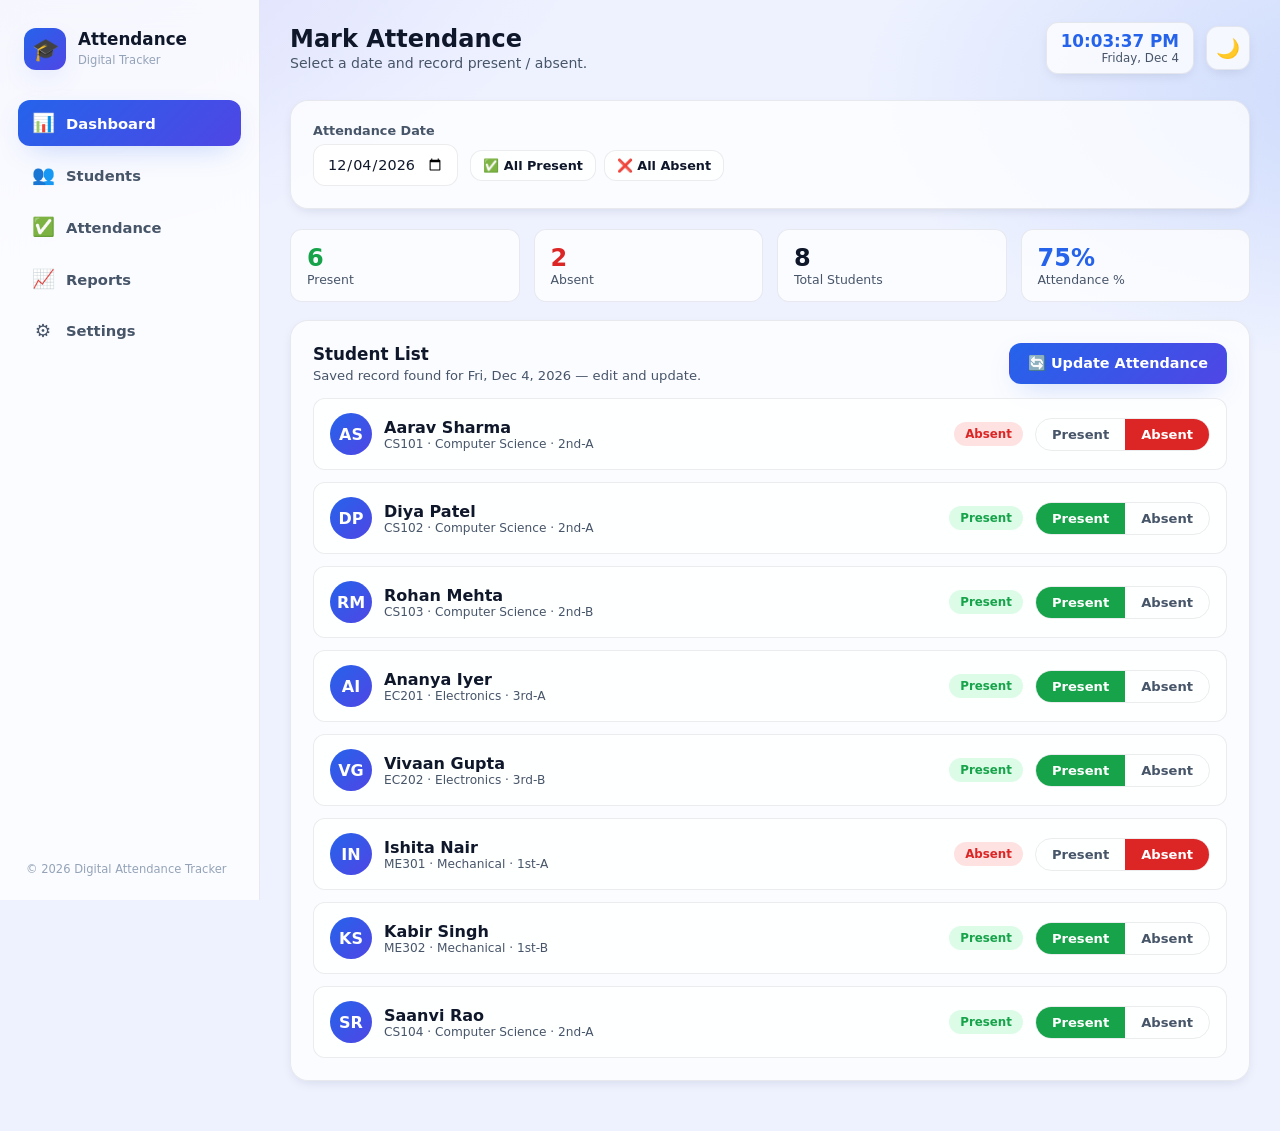
<file: index.html>
<!DOCTYPE html>
<html lang="en" data-theme="light">
<head>
  <meta charset="UTF-8" />
  <meta name="viewport" content="width=device-width, initial-scale=1.0" />
  <title>Attendance · Digital Attendance Tracker</title>
  <meta name="description" content="Mark and update daily student attendance with present/absent toggles." />
  <link rel="icon" type="image/svg+xml" href="favicon.svg" />
  <link rel="stylesheet" href="style.css" />
</head>
<body>
  <div id="loader"><div class="spinner"></div></div>

  <div class="app">
    <aside class="sidebar">
      <div class="brand">
        <div class="logo">🎓</div>
        <div><h1>Attendance</h1><span>Digital Tracker</span></div>
      </div>
      <nav class="nav">
        <a href="index.html"><span class="ico">📊</span> Dashboard</a>
        <a href="students.html"><span class="ico">👥</span> Students</a>
        <a href="attendance.html"><span class="ico">✅</span> Attendance</a>
        <a href="reports.html"><span class="ico">📈</span> Reports</a>
        <a href="settings.html"><span class="ico">⚙️</span> Settings</a>
      </nav>
      <div class="sidebar-footer">© 2026 Digital Attendance Tracker</div>
    </aside>
    <div class="backdrop" id="backdrop"></div>

    <main class="main page-enter">
      <header class="topbar">
        <div style="display:flex;align-items:center;gap:12px;">
          <button class="icon-btn hamburger" id="hamburger">☰</button>
          <div class="titles">
            <h2>Mark Attendance</h2>
            <p>Select a date and record present / absent.</p>
          </div>
        </div>
        <div class="topbar-actions">
          <div class="clock-box">
            <div class="time" id="clock-time">--:--:--</div>
            <div class="date" id="clock-date">—</div>
          </div>
          <button class="icon-btn" id="theme-btn" title="Toggle theme"><span id="theme-icon">🌙</span></button>
        </div>
      </header>

      <section class="card" style="margin-bottom:20px;">
        <div class="toolbar" style="margin-bottom:0;">
          <div class="field" style="margin-bottom:0;">
            <label for="att-date">Attendance Date</label>
            <input class="input" type="date" id="att-date" />
          </div>
          <div class="field" style="margin-bottom:0;flex:1;min-width:180px;">
            <label>&nbsp;</label>
            <div style="display:flex;gap:8px;">
              <button class="btn btn-ghost btn-sm" id="all-present">✅ All Present</button>
              <button class="btn btn-ghost btn-sm" id="all-absent">❌ All Absent</button>
            </div>
          </div>
        </div>
      </section>

      <div class="mini-stats">
        <div class="mini-stat">
          <div class="v" id="m-present" style="color:var(--success)">0</div>
          <div class="l">Present</div>
        </div>
        <div class="mini-stat">
          <div class="v" id="m-absent" style="color:var(--danger)">0</div>
          <div class="l">Absent</div>
        </div>
        <div class="mini-stat">
          <div class="v" id="m-total">0</div>
          <div class="l">Total Students</div>
        </div>
        <div class="mini-stat">
          <div class="v" id="m-pct" style="color:var(--brand)">0%</div>
          <div class="l">Attendance %</div>
        </div>
      </div>

      <section class="card">
        <div style="display:flex;justify-content:space-between;align-items:center;margin-bottom:14px;flex-wrap:wrap;gap:10px;">
          <div>
            <h3>Student List</h3>
            <p class="sub" id="att-status" style="margin-bottom:0;">—</p>
          </div>
          <button class="btn btn-primary" id="save-btn">💾 Save Attendance</button>
        </div>
        <div class="att-list" id="att-list"></div>
      </section>
    </main>
  </div>

  <script src="storage.js"></script>
<script src="ui.js"></script>
<script src="attendance.js"></script>
</body>
</html>
</file>
<file: style.css>
/* ============================================================
   Digital Attendance Tracker — Global Stylesheet
   Pure CSS design system: layout, theme, components.
   Uses CSS variables for light/dark theming.
   ============================================================ */

/* ---------- Design tokens (light theme defaults) ---------- */
:root {
  --brand: #2563eb;          /* blue */
  --brand-2: #4f46e5;        /* indigo */
  --brand-grad: linear-gradient(135deg, #2563eb, #4f46e5);
  --bg: #eef2ff;
  --bg-soft: #f8faff;
  --surface: rgba(255, 255, 255, 0.75);
  --surface-solid: #ffffff;
  --text: #0f172a;
  --text-soft: #475569;
  --muted: #94a3b8;
  --border: rgba(15, 23, 42, 0.08);
  --success: #16a34a;
  --success-soft: #dcfce7;
  --danger: #dc2626;
  --danger-soft: #fee2e2;
  --warning: #d97706;
  --shadow: 0 10px 30px -12px rgba(37, 99, 235, 0.35);
  --shadow-sm: 0 4px 14px -6px rgba(15, 23, 42, 0.18);
  --radius: 18px;
  --radius-sm: 12px;
  --sidebar-w: 260px;
  --font: "Segoe UI", system-ui, -apple-system, "Helvetica Neue", Arial, sans-serif;
}

/* ---------- Dark theme ---------- */
[data-theme="dark"] {
  --bg: #0b1120;
  --bg-soft: #0f172a;
  --surface: rgba(30, 41, 59, 0.65);
  --surface-solid: #1e293b;
  --text: #e2e8f0;
  --text-soft: #cbd5e1;
  --muted: #64748b;
  --border: rgba(255, 255, 255, 0.08);
  --success-soft: rgba(22, 163, 74, 0.18);
  --danger-soft: rgba(220, 38, 38, 0.18);
  --shadow: 0 10px 30px -12px rgba(0, 0, 0, 0.6);
  --shadow-sm: 0 4px 14px -6px rgba(0, 0, 0, 0.5);
}

/* ---------- Reset ---------- */
* { box-sizing: border-box; margin: 0; padding: 0; }
html { scroll-behavior: smooth; }
body {
  font-family: var(--font);
  color: var(--text);
  background: var(--bg);
  background-image:
    radial-gradient(1200px 600px at -10% -10%, rgba(79, 70, 229, 0.18), transparent 60%),
    radial-gradient(1000px 500px at 110% 10%, rgba(37, 99, 235, 0.18), transparent 55%);
  background-attachment: fixed;
  min-height: 100vh;
  transition: background-color 0.4s ease, color 0.4s ease;
}
a { color: inherit; text-decoration: none; }
ul { list-style: none; }
button, input, select { font-family: inherit; }

/* ============================================================
   App shell: sidebar + main
   ============================================================ */
.app { display: flex; min-height: 100vh; }

/* ---------- Sidebar ---------- */
.sidebar {
  width: var(--sidebar-w);
  flex-shrink: 0;
  position: fixed;
  inset: 0 auto 0 0;
  background: var(--surface);
  backdrop-filter: blur(18px);
  -webkit-backdrop-filter: blur(18px);
  border-right: 1px solid var(--border);
  padding: 24px 18px;
  display: flex;
  flex-direction: column;
  gap: 26px;
  z-index: 50;
  transition: transform 0.35s cubic-bezier(0.4, 0, 0.2, 1);
}
.brand {
  display: flex;
  align-items: center;
  gap: 12px;
  padding: 4px 6px;
}
.brand .logo {
  width: 42px; height: 42px;
  border-radius: 12px;
  background: var(--brand-grad);
  display: grid; place-items: center;
  color: #fff; font-size: 22px;
  box-shadow: var(--shadow);
}
.brand h1 { font-size: 1.05rem; line-height: 1.1; }
.brand span { font-size: 0.72rem; color: var(--muted); }

.nav { display: flex; flex-direction: column; gap: 6px; }
.nav a {
  display: flex;
  align-items: center;
  gap: 12px;
  padding: 12px 14px;
  border-radius: var(--radius-sm);
  color: var(--text-soft);
  font-weight: 600;
  font-size: 0.92rem;
  transition: all 0.25s ease;
  position: relative;
}
.nav a .ico { font-size: 1.15rem; width: 22px; text-align: center; }
.nav a:hover { background: rgba(37, 99, 235, 0.1); color: var(--brand); transform: translateX(4px); }
.nav a.active {
  background: var(--brand-grad);
  color: #fff;
  box-shadow: var(--shadow);
}
.sidebar-footer { margin-top: auto; font-size: 0.72rem; color: var(--muted); padding: 0 8px; }

/* ---------- Main area ---------- */
.main {
  flex: 1;
  margin-left: var(--sidebar-w);
  padding: 22px 30px 50px;
  min-width: 0;
}

/* ---------- Topbar ---------- */
.topbar {
  display: flex;
  align-items: center;
  justify-content: space-between;
  gap: 16px;
  margin-bottom: 26px;
}
.topbar .titles h2 { font-size: 1.5rem; }
.topbar .titles p { color: var(--text-soft); font-size: 0.88rem; margin-top: 2px; }
.topbar-actions { display: flex; align-items: center; gap: 12px; }
.clock-box {
  text-align: right;
  padding: 8px 14px;
  border-radius: var(--radius-sm);
  background: var(--surface);
  backdrop-filter: blur(10px);
  border: 1px solid var(--border);
  box-shadow: var(--shadow-sm);
}
.clock-box .time { font-weight: 700; font-size: 1.05rem; color: var(--brand); }
.clock-box .date { font-size: 0.74rem; color: var(--text-soft); }

.icon-btn {
  width: 44px; height: 44px;
  border: 1px solid var(--border);
  background: var(--surface);
  backdrop-filter: blur(10px);
  border-radius: 12px;
  cursor: pointer;
  font-size: 1.2rem;
  display: grid; place-items: center;
  color: var(--text);
  transition: all 0.25s ease;
  box-shadow: var(--shadow-sm);
}
.icon-btn:hover { transform: translateY(-2px); color: var(--brand); }

.hamburger { display: none; }

/* ============================================================
   Cards & generic surfaces
   ============================================================ */
.card {
  background: var(--surface);
  backdrop-filter: blur(16px);
  -webkit-backdrop-filter: blur(16px);
  border: 1px solid var(--border);
  border-radius: var(--radius);
  box-shadow: var(--shadow-sm);
  padding: 22px;
}
.card h3 { font-size: 1.05rem; margin-bottom: 4px; }
.card .sub { color: var(--text-soft); font-size: 0.82rem; margin-bottom: 16px; }

/* ---------- Stat cards grid ---------- */
.stats-grid {
  display: grid;
  grid-template-columns: repeat(auto-fit, minmax(220px, 1fr));
  gap: 18px;
  margin-bottom: 24px;
}
.stat-card {
  position: relative;
  overflow: hidden;
  background: var(--surface);
  backdrop-filter: blur(16px);
  border: 1px solid var(--border);
  border-radius: var(--radius);
  padding: 22px;
  box-shadow: var(--shadow-sm);
  transition: transform 0.3s ease, box-shadow 0.3s ease;
  animation: rise 0.5s ease both;
}
.stat-card:hover { transform: translateY(-6px); box-shadow: var(--shadow); }
.stat-card .stat-ico {
  width: 50px; height: 50px;
  border-radius: 14px;
  display: grid; place-items: center;
  font-size: 1.5rem;
  color: #fff;
  margin-bottom: 14px;
}
.stat-card .value { font-size: 2rem; font-weight: 800; line-height: 1; }
.stat-card .label { color: var(--text-soft); font-size: 0.85rem; margin-top: 6px; }
.stat-card::after {
  content: "";
  position: absolute;
  right: -30px; top: -30px;
  width: 120px; height: 120px;
  border-radius: 50%;
  background: rgba(37, 99, 235, 0.08);
}
.ico-blue { background: linear-gradient(135deg, #2563eb, #3b82f6); }
.ico-green { background: linear-gradient(135deg, #16a34a, #22c55e); }
.ico-red { background: linear-gradient(135deg, #dc2626, #ef4444); }
.ico-indigo { background: linear-gradient(135deg, #4f46e5, #7c3aed); }

/* ---------- Generic grid helpers ---------- */
.grid-2 { display: grid; grid-template-columns: 1.4fr 1fr; gap: 18px; }
.grid-3 { display: grid; grid-template-columns: repeat(auto-fit, minmax(280px, 1fr)); gap: 18px; }

/* ============================================================
   Buttons
   ============================================================ */
.btn {
  display: inline-flex;
  align-items: center;
  gap: 8px;
  padding: 11px 18px;
  border: 1px solid transparent;
  border-radius: 12px;
  font-weight: 600;
  font-size: 0.9rem;
  cursor: pointer;
  transition: all 0.22s ease;
}
.btn:active { transform: scale(0.97); }
.btn-primary { background: var(--brand-grad); color: #fff; box-shadow: var(--shadow); }
.btn-primary:hover { filter: brightness(1.08); transform: translateY(-2px); }
.btn-ghost { background: var(--surface); border-color: var(--border); color: var(--text); }
.btn-ghost:hover { color: var(--brand); border-color: var(--brand); }
.btn-success { background: var(--success); color: #fff; }
.btn-danger { background: var(--danger); color: #fff; }
.btn-danger:hover { filter: brightness(1.08); }
.btn-sm { padding: 7px 12px; font-size: 0.8rem; }
.btn-block { width: 100%; justify-content: center; }

.quick-actions { display: flex; flex-wrap: wrap; gap: 12px; }

/* ============================================================
   Tables
   ============================================================ */
.table-wrap { overflow-x: auto; border-radius: var(--radius-sm); }
table.data {
  width: 100%;
  border-collapse: collapse;
  font-size: 0.9rem;
  min-width: 560px;
}
table.data thead th {
  text-align: left;
  padding: 12px 14px;
  color: var(--text-soft);
  font-size: 0.76rem;
  text-transform: uppercase;
  letter-spacing: 0.04em;
  border-bottom: 2px solid var(--border);
}
table.data tbody td {
  padding: 13px 14px;
  border-bottom: 1px solid var(--border);
  vertical-align: middle;
}
table.data tbody tr { transition: background 0.2s ease; }
table.data tbody tr:hover { background: rgba(37, 99, 235, 0.06); }
.row-actions { display: flex; gap: 8px; }

/* ---------- Badges ---------- */
.badge {
  display: inline-flex;
  align-items: center;
  gap: 5px;
  padding: 5px 11px;
  border-radius: 999px;
  font-size: 0.74rem;
  font-weight: 700;
}
.badge-present { background: var(--success-soft); color: var(--success); }
.badge-absent { background: var(--danger-soft); color: var(--danger); }
.badge-neutral { background: rgba(148,163,184,0.18); color: var(--text-soft); }

/* ============================================================
   Forms / inputs
   ============================================================ */
.field { margin-bottom: 14px; }
.field label { display: block; font-size: 0.8rem; font-weight: 600; margin-bottom: 6px; color: var(--text-soft); }
.input, select.input {
  width: 100%;
  padding: 11px 13px;
  border: 1px solid var(--border);
  border-radius: 12px;
  background: var(--surface-solid);
  color: var(--text);
  font-size: 0.9rem;
  transition: border 0.2s ease, box-shadow 0.2s ease;
}
.input:focus, select.input:focus {
  outline: none;
  border-color: var(--brand);
  box-shadow: 0 0 0 3px rgba(37, 99, 235, 0.18);
}
.toolbar {
  display: flex;
  flex-wrap: wrap;
  gap: 12px;
  align-items: center;
  margin-bottom: 18px;
}
.toolbar .search { flex: 1; min-width: 200px; position: relative; }
.toolbar .search input { padding-left: 38px; }
.toolbar .search .si {
  position: absolute; left: 13px; top: 50%; transform: translateY(-50%);
  color: var(--muted);
}

/* ============================================================
   Attendance controls
   ============================================================ */
.att-list { display: flex; flex-direction: column; gap: 12px; }
.att-row {
  display: flex;
  align-items: center;
  justify-content: space-between;
  gap: 14px;
  padding: 14px 16px;
  border: 1px solid var(--border);
  border-radius: var(--radius-sm);
  background: var(--surface);
  flex-wrap: wrap;
}
.att-row .who { display: flex; align-items: center; gap: 12px; }
.avatar {
  width: 42px; height: 42px;
  border-radius: 50%;
  background: var(--brand-grad);
  color: #fff;
  display: grid; place-items: center;
  font-weight: 700;
}
.att-row .who small { color: var(--text-soft); display: block; font-size: 0.76rem; }
.toggle-group { display: inline-flex; border: 1px solid var(--border); border-radius: 999px; overflow: hidden; }
.toggle-group label { cursor: pointer; }
.toggle-group input { position: absolute; opacity: 0; pointer-events: none; }
.toggle-group span {
  display: inline-block;
  padding: 8px 16px;
  font-size: 0.82rem;
  font-weight: 700;
  color: var(--text-soft);
  transition: all 0.2s ease;
}
.toggle-group input:checked + span.t-present { background: var(--success); color: #fff; }
.toggle-group input:checked + span.t-absent { background: var(--danger); color: #fff; }

.mini-stats { display: flex; flex-wrap: wrap; gap: 14px; margin-bottom: 18px; }
.mini-stat {
  flex: 1; min-width: 130px;
  padding: 14px 16px;
  border-radius: var(--radius-sm);
  border: 1px solid var(--border);
  background: var(--surface);
}
.mini-stat .v { font-size: 1.5rem; font-weight: 800; }
.mini-stat .l { font-size: 0.78rem; color: var(--text-soft); }

/* ============================================================
   Activity / lists
   ============================================================ */
.activity { display: flex; flex-direction: column; gap: 4px; }
.activity li {
  display: flex; align-items: center; gap: 12px;
  padding: 11px 6px;
  border-bottom: 1px solid var(--border);
  font-size: 0.86rem;
}
.activity li:last-child { border-bottom: none; }
.activity .dot { width: 9px; height: 9px; border-radius: 50%; background: var(--brand); flex-shrink: 0; }
.activity time { margin-left: auto; color: var(--muted); font-size: 0.74rem; white-space: nowrap; }
.empty {
  text-align: center;
  color: var(--muted);
  padding: 34px 10px;
  font-size: 0.9rem;
}

/* ============================================================
   Progress bar
   ============================================================ */
.progress { height: 12px; border-radius: 999px; background: rgba(148,163,184,0.25); overflow: hidden; }
.progress > span { display: block; height: 100%; background: var(--brand-grad); border-radius: 999px; transition: width 0.6s ease; }

/* ============================================================
   Modal
   ============================================================ */
.modal-overlay {
  position: fixed; inset: 0;
  background: rgba(15, 23, 42, 0.55);
  backdrop-filter: blur(4px);
  display: none;
  align-items: center;
  justify-content: center;
  padding: 20px;
  z-index: 100;
}
.modal-overlay.open { display: flex; animation: fade 0.25s ease; }
.modal {
  width: 100%;
  max-width: 460px;
  background: var(--surface-solid);
  border: 1px solid var(--border);
  border-radius: var(--radius);
  padding: 24px;
  box-shadow: var(--shadow);
  animation: pop 0.28s cubic-bezier(0.34, 1.56, 0.64, 1);
}
.modal h3 { margin-bottom: 18px; }
.modal-actions { display: flex; justify-content: flex-end; gap: 10px; margin-top: 18px; }

/* ============================================================
   Toasts
   ============================================================ */
.toast-stack {
  position: fixed;
  right: 22px; bottom: 22px;
  display: flex; flex-direction: column; gap: 10px;
  z-index: 200;
}
.toast {
  min-width: 240px;
  padding: 13px 16px;
  border-radius: 12px;
  background: var(--surface-solid);
  border: 1px solid var(--border);
  border-left: 4px solid var(--brand);
  box-shadow: var(--shadow);
  font-size: 0.88rem;
  display: flex; align-items: center; gap: 10px;
  animation: slidein 0.3s ease;
}
.toast.success { border-left-color: var(--success); }
.toast.error { border-left-color: var(--danger); }
.toast.fade-out { animation: slideout 0.3s ease forwards; }

/* ============================================================
   Loading overlay
   ============================================================ */
#loader {
  position: fixed; inset: 0;
  background: var(--bg);
  display: grid; place-items: center;
  z-index: 500;
  transition: opacity 0.4s ease;
}
#loader.hide { opacity: 0; pointer-events: none; }
.spinner {
  width: 52px; height: 52px;
  border: 5px solid rgba(37, 99, 235, 0.2);
  border-top-color: var(--brand);
  border-radius: 50%;
  animation: spin 0.8s linear infinite;
}

/* ---------- About / settings rows ---------- */
.setting-row {
  display: flex; align-items: center; justify-content: space-between;
  gap: 16px; padding: 16px 0;
  border-bottom: 1px solid var(--border);
}
.setting-row:last-child { border-bottom: none; }
.setting-row .desc { font-size: 0.82rem; color: var(--text-soft); margin-top: 3px; }

/* Switch */
.switch { position: relative; width: 52px; height: 28px; flex-shrink: 0; }
.switch input { opacity: 0; width: 0; height: 0; }
.switch .slider {
  position: absolute; inset: 0; cursor: pointer;
  background: rgba(148,163,184,0.45);
  border-radius: 999px; transition: 0.3s;
}
.switch .slider::before {
  content: ""; position: absolute;
  height: 22px; width: 22px; left: 3px; top: 3px;
  background: #fff; border-radius: 50%; transition: 0.3s;
}
.switch input:checked + .slider { background: var(--brand); }
.switch input:checked + .slider::before { transform: translateX(24px); }

.about-list { display: grid; gap: 10px; font-size: 0.9rem; }
.about-list div { display: flex; gap: 8px; }
.about-list strong { min-width: 110px; color: var(--text-soft); }
.tags { display: flex; flex-wrap: wrap; gap: 8px; margin-top: 6px; }
.tag { padding: 5px 11px; border-radius: 999px; background: rgba(37,99,235,0.12); color: var(--brand); font-size: 0.76rem; font-weight: 600; }

.section-title { font-size: 1.05rem; margin: 26px 0 14px; }
.chart-box { position: relative; height: 300px; }

/* ============================================================
   Animations
   ============================================================ */
@keyframes spin { to { transform: rotate(360deg); } }
@keyframes fade { from { opacity: 0; } to { opacity: 1; } }
@keyframes pop { from { opacity: 0; transform: translateY(14px) scale(0.96); } to { opacity: 1; transform: translateY(0) scale(1); } }
@keyframes rise { from { opacity: 0; transform: translateY(16px); } to { opacity: 1; transform: translateY(0); } }
@keyframes slidein { from { opacity: 0; transform: translateX(40px); } to { opacity: 1; transform: translateX(0); } }
@keyframes slideout { to { opacity: 0; transform: translateX(40px); } }
.page-enter { animation: rise 0.5s ease both; }

/* ============================================================
   Responsive
   ============================================================ */
.backdrop { display: none; }
@media (max-width: 920px) {
  .grid-2 { grid-template-columns: 1fr; }
}
@media (max-width: 768px) {
  .sidebar { transform: translateX(-100%); }
  .sidebar.open { transform: translateX(0); }
  .main { margin-left: 0; padding: 18px 16px 40px; }
  .hamburger { display: grid; }
  .backdrop.show {
    display: block;
    position: fixed; inset: 0;
    background: rgba(15,23,42,0.4);
    z-index: 40;
  }
  .clock-box .date { display: none; }
  .topbar .titles h2 { font-size: 1.25rem; }
}
@media (max-width: 480px) {
  .stat-card .value { font-size: 1.6rem; }
  .toast-stack { left: 16px; right: 16px; }
  .toast { min-width: 0; }
}
</file>
